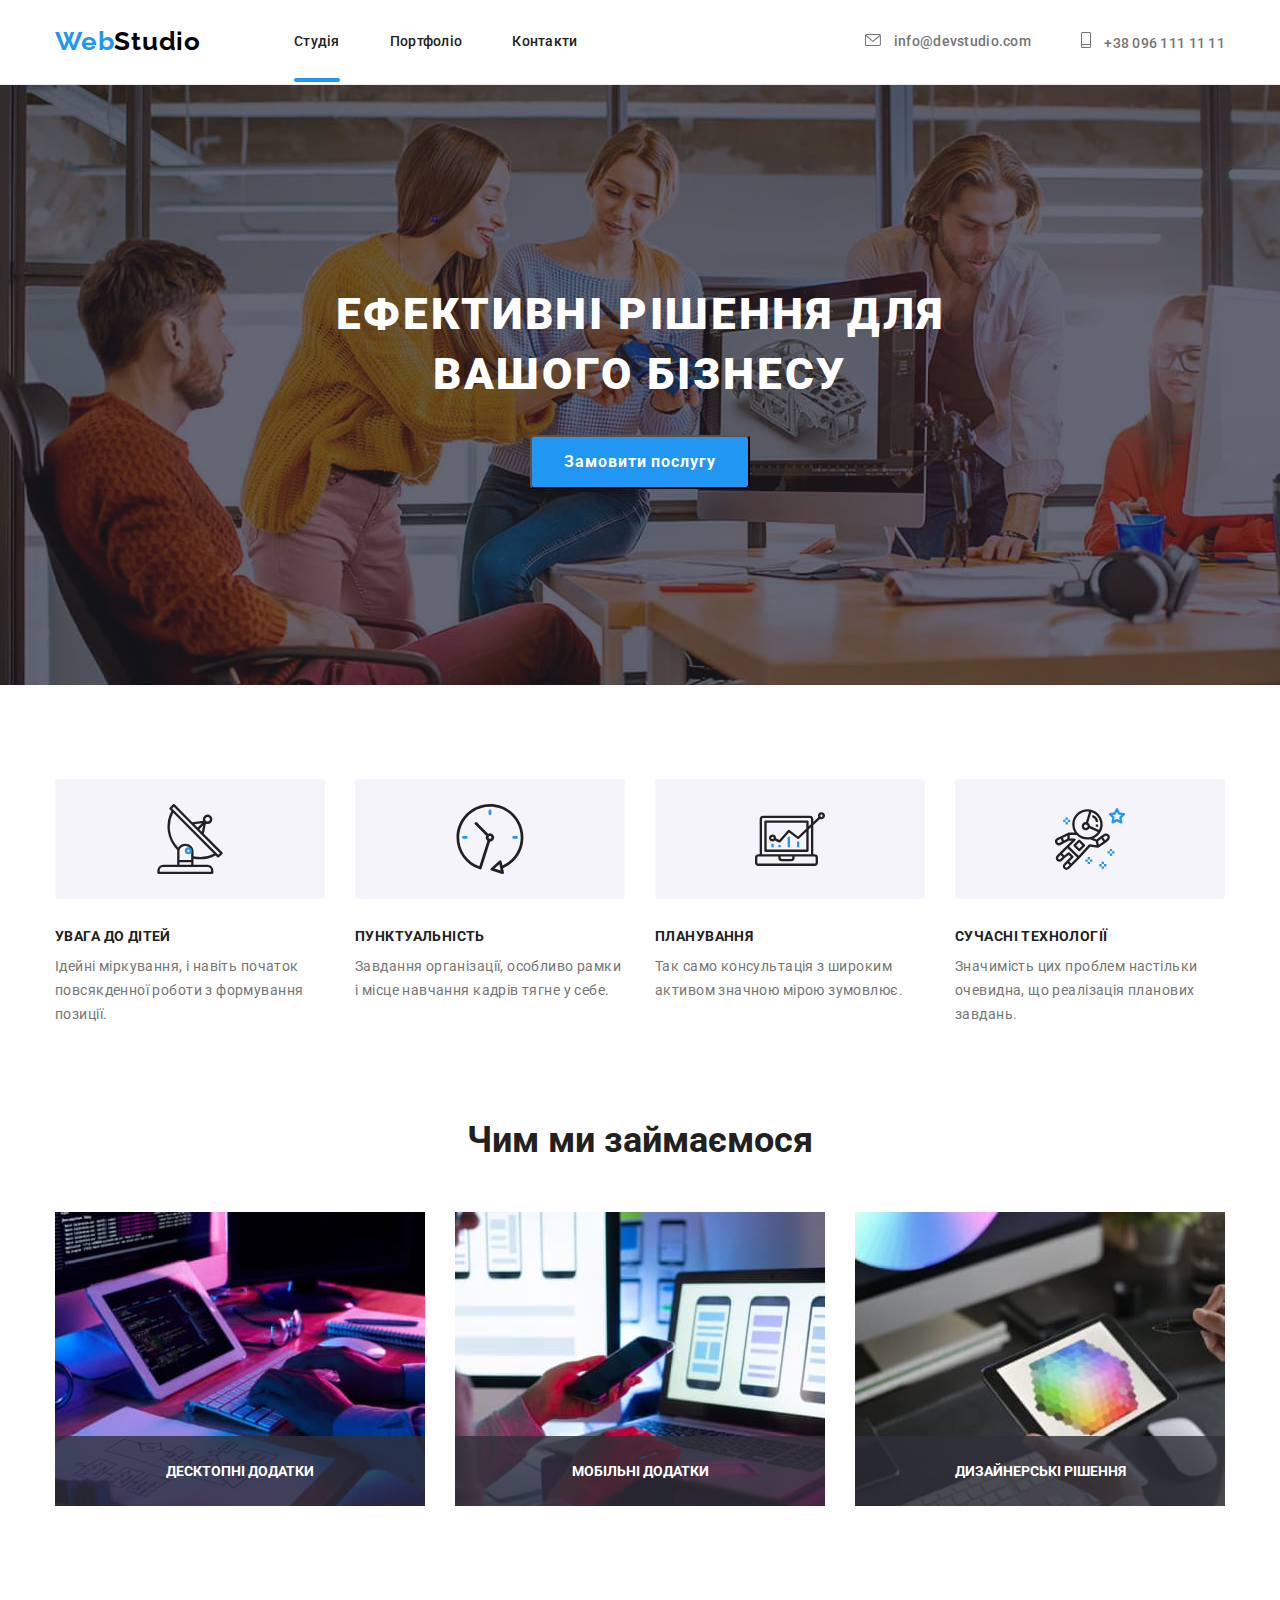
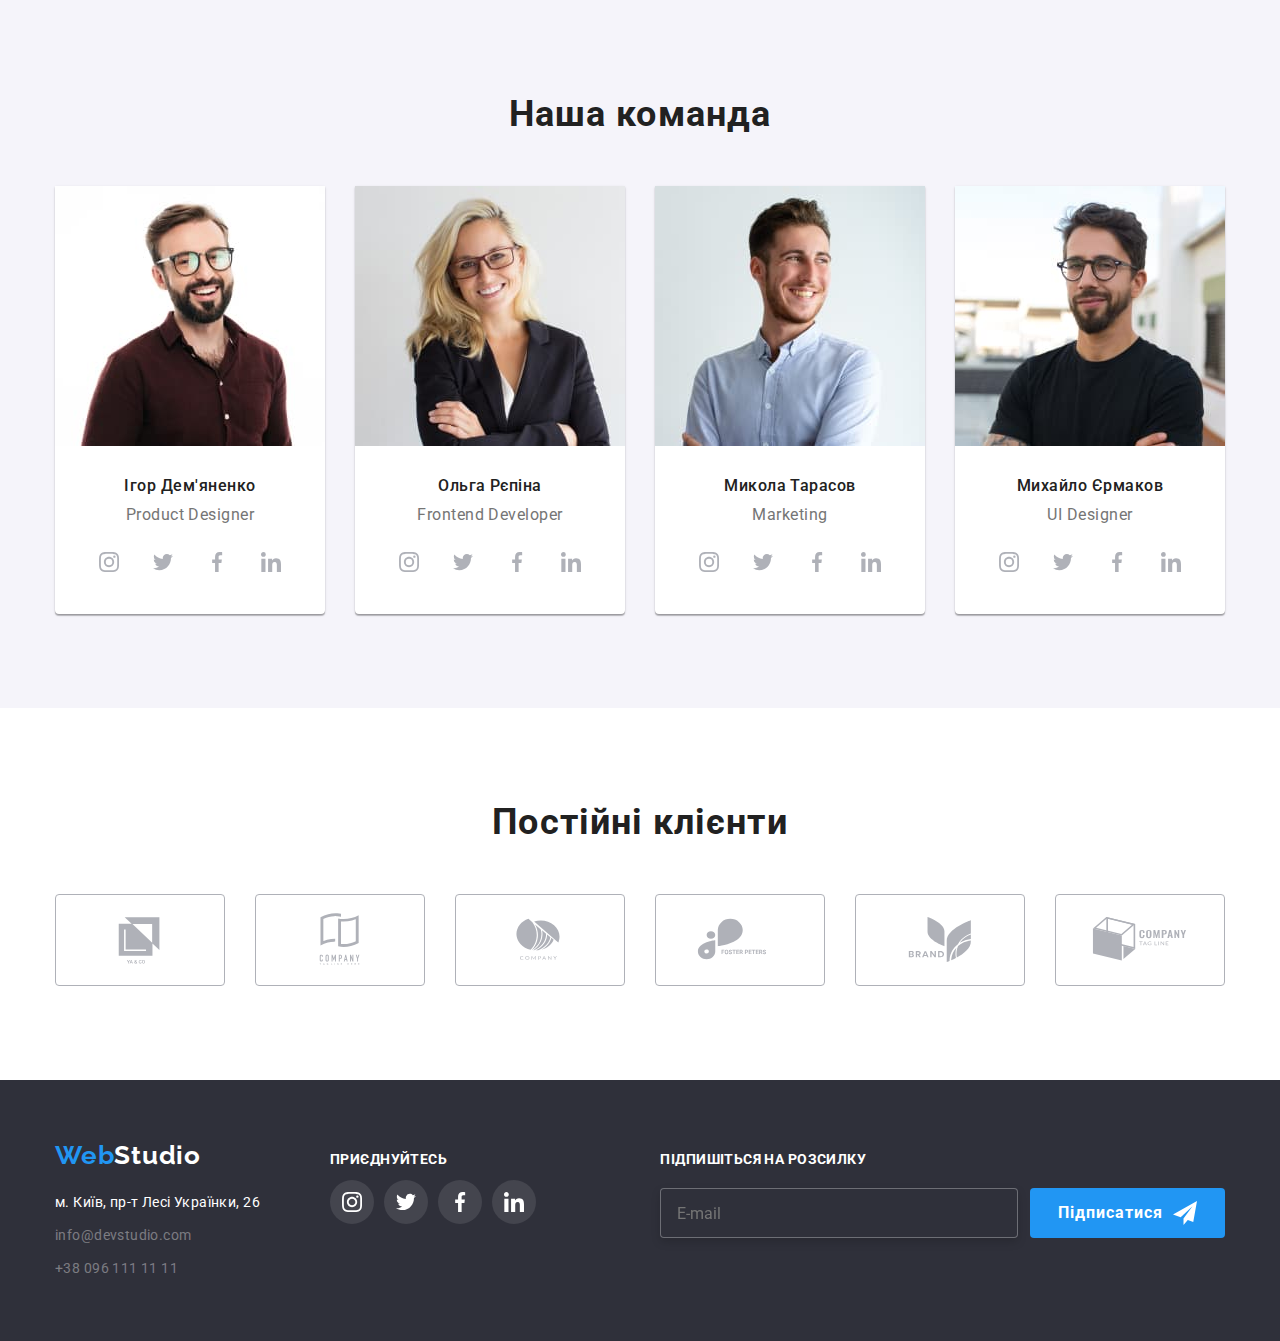
<file: index.html>
<!DOCTYPE html>
<html lang="uk">
  <head>
    <meta charset="UTF-8" />
    <meta http-equiv="X-UA-Compatible" content="IE=edge" />
    <meta name="viewport" content="width=device-width, initial-scale=1.0" />
    <title>WebStudio</title>
    <link
      rel="stylesheet"
      href="https://cdnjs.cloudflare.com/ajax/libs/modern-normalize/1.1.0/modern-normalize.min.css"
    />
    <link rel="stylesheet" href="./css/style.css" />
    <link rel="preconnect" href="https://fonts.googleapis.com" />
    <link rel="preconnect" href="https://fonts.gstatic.com" crossorigin />
    <link
      href="https://fonts.googleapis.com/css2?family=Raleway:wght@700&family=Roboto:wght@400;500;700;900&display=swap"
      rel="stylesheet"
    />
  </head>

  <body>
    <header>
      <div class="container main-nav">
        <nav class="main-nav">
          <a href="./index.html" class="logo"><span class="logo-text">Web</span>Studio</a>
          <ul class="site-nav list">
            <li class="nav">
              <a href="#" class="link link-current">Студія</a>
            </li>
            <li class="nav">
              <a href="./portfolio.html" class="link">Портфоліо</a>
            </li>
            <li class="nav">
              <a href="#" class="link">Контакти</a>
            </li>
          </ul>
        </nav>
        <ul class="contacts list">
          <li class="contact">
            <a href="#" class="link-contacts">
              <svg class="contact-name" width="16" height="12">
                <use href="./images/icons.svg#icon-envelope"></use>
              </svg>
              info@devstudio.com
            </a>
          </li>
          <li class="contact">
            <a href="#" class="link-contacts"
              ><svg class="contact-name" width="10" height="16">
                <use href="./images/icons.svg#icon-smartphone"></use>
              </svg>
              +38 096 111 11 11</a
            >
          </li>
        </ul>
      </div>
    </header>
    <main>
      <section class="hero">
        <div class="container">
          <div class="hero-container">
            <h1 class="hero-title">Ефективні рішення для вашого бізнесу</h1>
            <button type="button" class="button" data-modal-open>Замовити послугу</button>
          </div>
        </div>
      </section>
      <section class="section benefits">
        <div class="container">
          <h2 class="visually-hidden">Наші переваги</h2>
          <ul class="section-features list">
            <li class="features">
              <div class="features-list">
                <svg class="features-icon" width="70" height="70">
                  <use href="./images/icons.svg#icon-antenna"></use>
                </svg>
              </div>
              <h3 class="features-title">Увага до дітей</h3>
              <p class="text">
                Ідейні міркування, і навіть початок повсякденної роботи з формування позиції.
              </p>
            </li>
            <li class="features">
              <div class="features-list">
                <svg class="features-icon" width="70" height="70">
                  <use href="./images/icons.svg#icon-clock"></use>
                </svg>
              </div>
              <h3 class="features-title">Пунктуальність</h3>
              <p class="text">
                Завдання організації, особливо рамки і місце навчання кадрів тягне у себе.
              </p>
            </li>
            <li class="features">
              <div class="features-list">
                <svg class="features-icon" width="70" height="70">
                  <use href="./images/icons.svg#icon-diagram"></use>
                </svg>
              </div>
              <h3 class="features-title">Планування</h3>
              <p class="text">Так само консультація з широким активом значною мірою зумовлює.</p>
            </li>
            <li class="features">
              <div class="features-list">
                <svg class="features-icon" width="70" height="70">
                  <use href="./images/icons.svg#icon-astronaut"></use>
                </svg>
              </div>
              <h3 class="features-title">Сучасні технології</h3>
              <p class="text">
                Значимість цих проблем настільки очевидна, що реалізація планових завдань.
              </p>
            </li>
          </ul>
        </div>
      </section>
      <section class="section">
        <div class="container">
          <h2 class="section-work">Чим ми займаємося</h2>
          <ul class="work list">
            <li class="work-img">
              <div class="activity">
                <img
                  src="./images/img1.jpg"
                  alt="Людина пише код на планшеті з клавіатури"
                  width="370"
                />
                <p class="activity-title">Десктопні додатки</p>
              </div>
            </li>
            <li class="work-img">
              <div class="activity">
                <img
                  src="./images/img2.jpg"
                  alt="Людина розробляє макет телефона на комп'ютері"
                  width="370"
                />
                <p class="activity-title">Мобільні додатки</p>
              </div>
            </li>
            <li class="work-img">
              <div class="activity">
                <img src="./images/img3.jpg" alt="Людина працює на планшеті" width="370" />
                <p class="activity-title">Дизайнерські рішення</p>
              </div>
            </li>
          </ul>
        </div>
      </section>
      <section class="section section-team">
        <div class="container">
          <h2 class="team">Наша команда</h2>
          <ul class="items-team list">
            <li class="team-image">
              <img
                src="./images/img4.jpg"
                alt="Чоловік в коричневій сорочці посміхається"
                width="270"
              />
              <div class="card">
                <h3 class="title">Ігор Дем'яненко</h3>
                <p class="subtitle">Product Designer</p>
                <ul class="social-list list">
                  <li class="social-item">
                    <a href="" class="social-link">
                      <svg class="social-icon" width="20" height="20">
                        <use href="./images/icons.svg#icon-instagram"></use>
                      </svg>
                    </a>
                  </li>
                  <li class="social-item">
                    <a href="" class="social-link">
                      <svg class="social-icon" width="20" height="20">
                        <use href="./images/icons.svg#icon-twitter"></use>
                      </svg>
                    </a>
                  </li>
                  <li class="social-item">
                    <a href="" class="social-link">
                      <svg class="social-icon" width="20" height="20">
                        <use href="./images/icons.svg#icon-facebook"></use>
                      </svg>
                    </a>
                  </li>
                  <li class="social-item">
                    <a href="" class="social-link">
                      <svg class="social-icon" width="20" height="20">
                        <use href="./images/icons.svg#icon-linkedin"></use>
                      </svg>
                    </a>
                  </li>
                </ul>
              </div>
            </li>
            <li class="team-image">
              <img src="./images/img5.jpg" alt="Дівчина блондинка посміхається" width="270" />
              <div class="card">
                <h3 class="title">Ольга Рєпіна</h3>
                <p class="subtitle">Frontend Developer</p>
                <ul class="social-list list">
                  <li class="social-item">
                    <a href="" class="social-link">
                      <svg class="social-icon" width="20" height="20">
                        <use href="./images/icons.svg#icon-instagram"></use>
                      </svg>
                    </a>
                  </li>
                  <li class="social-item">
                    <a href="" class="social-link">
                      <svg class="social-icon" width="20" height="20">
                        <use href="./images/icons.svg#icon-twitter"></use>
                      </svg>
                    </a>
                  </li>
                  <li class="social-item">
                    <a href="" class="social-link">
                      <svg class="social-icon" width="20" height="20">
                        <use href="./images/icons.svg#icon-facebook"></use>
                      </svg>
                    </a>
                  </li>
                  <li class="social-item">
                    <a href="" class="social-link">
                      <svg class="social-icon" width="20" height="20">
                        <use href="./images/icons.svg#icon-linkedin"></use>
                      </svg>
                    </a>
                  </li>
                </ul>
              </div>
            </li>
            <li class="team-image">
              <img src="./images/img6.jpg" alt="Чоловік в білій сорочці посміхається" width="270" />
              <div class="card">
                <h3 class="title">Микола Тарасов</h3>
                <p class="subtitle">Marketing</p>
                <ul class="social-list list">
                  <li class="social-item">
                    <a href="" class="social-link">
                      <svg class="social-icon" width="20" height="20">
                        <use href="./images/icons.svg#icon-instagram"></use>
                      </svg>
                    </a>
                  </li>
                  <li class="social-item">
                    <a href="" class="social-link">
                      <svg class="social-icon" width="20" height="20">
                        <use href="./images/icons.svg#icon-twitter"></use>
                      </svg>
                    </a>
                  </li>
                  <li class="social-item">
                    <a href="" class="social-link">
                      <svg class="social-icon" width="20" height="20">
                        <use href="./images/icons.svg#icon-facebook"></use>
                      </svg>
                    </a>
                  </li>
                  <li class="social-item">
                    <a href="" class="social-link">
                      <svg class="social-icon" width="20" height="20">
                        <use href="./images/icons.svg#icon-linkedin"></use>
                      </svg>
                    </a>
                  </li>
                </ul>
              </div>
            </li>
            <li class="team-image">
              <img
                src="./images/img7.jpg"
                alt="Чоловік в чорній сорочці склав руки перед собою "
                width="270"
              />
              <div class="card">
                <h3 class="title">Михайло Єрмаков</h3>
                <p class="subtitle">UI Designer</p>
                <ul class="social-list list">
                  <li class="social-item">
                    <a href="" class="social-link">
                      <svg class="social-icon" width="20" height="20">
                        <use href="./images/icons.svg#icon-instagram"></use>
                      </svg>
                    </a>
                  </li>
                  <li class="social-item">
                    <a href="" class="social-link">
                      <svg class="social-icon" width="20" height="20">
                        <use href="./images/icons.svg#icon-twitter"></use>
                      </svg>
                    </a>
                  </li>
                  <li class="social-item">
                    <a href="" class="social-link">
                      <svg class="social-icon" width="20" height="20">
                        <use href="./images/icons.svg#icon-facebook"></use>
                      </svg>
                    </a>
                  </li>
                  <li class="social-item">
                    <a href="" class="social-link">
                      <svg class="social-icon" width="20" height="20">
                        <use href="./images/icons.svg#icon-linkedin"></use>
                      </svg>
                    </a>
                  </li>
                </ul>
              </div>
            </li>
          </ul>
        </div>
      </section>
      <section class="section clients-container">
        <div class="container">
          <h2 class="clients">Постійні клієнти</h2>
          <ul class="clients-list list">
            <li class="clients-item">
              <a href="" class="clients-link">
                <svg class="clients-icon" width="106" height="60">
                  <use href="./images/icons.svg#icon-Logo"></use>
                </svg>
              </a>
            </li>
            <li class="clients-item">
              <a href="" class="clients-link">
                <svg class="clients-icon" width="106" height="60">
                  <use href="./images/icons.svg#icon-Logo1"></use>
                </svg>
              </a>
            </li>
            <li class="clients-item">
              <a href="" class="clients-link">
                <svg class="clients-icon" width="106" height="60">
                  <use href="./images/icons.svg#icon-Logo2"></use>
                </svg>
              </a>
            </li>
            <li class="clients-item">
              <a href="" class="clients-link">
                <svg class="clients-icon" width="106" height="60">
                  <use href="./images/icons.svg#icon-Logo3"></use>
                </svg>
              </a>
            </li>
            <li class="clients-item">
              <a href="" class="clients-link">
                <svg class="clients-icon" width="106" height="60">
                  <use href="./images/icons.svg#icon-Logo4"></use>
                </svg>
              </a>
            </li>
            <li class="clients-item">
              <a href="" class="clients-link"
                ><svg class="clients-icon" width="106" height="60">
                  <use href="./images/icons.svg#icon-Logo5"></use>
                </svg>
              </a>
            </li>
          </ul>
        </div>
      </section>
    </main>
    <footer class="footer">
      <div class="container">
        <div class="footer-container">
          <div class="container-adress">
            <a href="./index.html" class="logo-footer"><span class="logo-web">Web</span>Studio</a>
            <address>
              <ul class="link-items list">
                <li class="link-adress">
                  <a
                    href="https://goo.gl/maps/CPtrU1FHBa2aNyZL9"
                    target="_blank"
                    rel="noopener noreferrer nofollow"
                    class="link-adress"
                    >м. Київ, пр-т Лесі Українки, 26</a
                  >
                </li>
                <li class="link-name">
                  <a href="#" class="link-item">info@devstudio.com</a>
                </li>
                <li class="link-name">
                  <a href="#" class="link-item">+38 096 111 11 11</a>
                </li>
              </ul>
            </address>
          </div>
          <div class="social-footer">
            <h3 class="footer-title">Приєднуйтесь</h3>
            <ul class="social-footer-list list">
              <li class="social-footer-item">
                <a href="" class="social-footer-link">
                  <svg class="social-footer-icon" width="20" height="20">
                    <use href="./images/icons.svg#icon-instagram2"></use>
                  </svg>
                </a>
              </li>
              <li class="social-footer-item">
                <a href="" class="social-footer-link">
                  <svg class="social-footer-icon" width="20" height="20">
                    <use href="./images/icons.svg#icon-twitter2"></use>
                  </svg>
                </a>
              </li>
              <li class="social-footer-item">
                <a href="" class="social-footer-link">
                  <svg class="social-footer-icon" width="20" height="20">
                    <use href="./images/icons.svg#icon-facebook2"></use>
                  </svg>
                </a>
              </li>
              <li class="social-footer-item">
                <a href="" class="social-footer-link">
                  <svg class="social-footer-icon" width="20" height="20">
                    <use href="./images/icons.svg#icon-linkedin2"></use>
                  </svg>
                </a>
              </li>
            </ul>
          </div>
          <div class="form-box">
            <p class="footer-form-title">Підпишіться на розсилку</p>
            <form class="footer-form" name="footer-form">
              <input
                class="footer-input"
                id="email-name"
                type="email"
                name="email-name"
                placeholder="E-mail"
              />
              <button type="submit" class="footer-button">
                Підписатися
                <svg class="icon-send" width="24px" height="24px">
                  <use href="./images/icons.svg#icon-telegram3"></use>
                </svg>
              </button>
            </form>
          </div>
        </div>
      </div>
    </footer>

    <div class="backdrop is-hidden" data-modal>
      <div class="modal">
        <button class="modal-close-button" type="button" data-modal-close>
          <svg width="18px" height="18px" class="icon-close">
            <use href="./images/icons.svg#icon-close"></use>
          </svg>
        </button>
        <div class="container-form">
          <h2 class="form-title">Залиште свої дані, ми вам передзвонимо</h2>
          <form name="contact-form">
            <label class="form-label" for="person-name">Ім'я</label>
            <div class="form-control">
              <input class="form-input" id="person-name" type="text" name="person-name" />
              <svg class="form-icon" width="16px" height="16px">
                <use href="./images/icons.svg#icon-person"></use>
              </svg>
            </div>
            <label class="form-label" for="phone-name">Телефон</label>
            <div class="form-control">
              <input class="form-input" id="phone-name" type="tel" name="phone-name" />
              <svg class="form-icon" width="16px" height="16px">
                <use href="./images/icons.svg#icon-phone"></use>
              </svg>
            </div>
            <label class="form-label" for="mail-name">Пошта</label>
            <div class="form-control">
              <input class="form-input" id="mail-name" type="email" name="mail-name" />
              <svg class="form-icon" width="16px" height="16px">
                <use href="./images/icons.svg#icon-mail"></use>
              </svg>
            </div>
            <label class="form-label" for="person-comment">Коментар</label>
            <textarea
              class="form-textarea"
              name="person-comment"
              id="person-comment"
              placeholder="Введіть текст"
            ></textarea>
            <div class="checkbox-container">
              <label class="checkbox-label" for="terms-checkbox">
                <input
                  class="checkbox-input"
                  id="terms-checkbox"
                  type="checkbox"
                  name="terms-checkbox"
                />
                <span class="checkbox-border">
                  <svg class="check-icon">
                    <use href="./images/icons.svg#icon-check"></use>
                  </svg>
                </span>
                Погоджуюся з розсилкою та приймаю
                <a href="#">Умови договору</a>
              </label>
            </div>
            <div class="checkbox-button">
              <button type="submit" class="check-button">Відправити</button>
            </div>
          </form>
        </div>
      </div>
    </div>

    <script src="./js/modal.js"></script>
  </body>
</html>
</file>
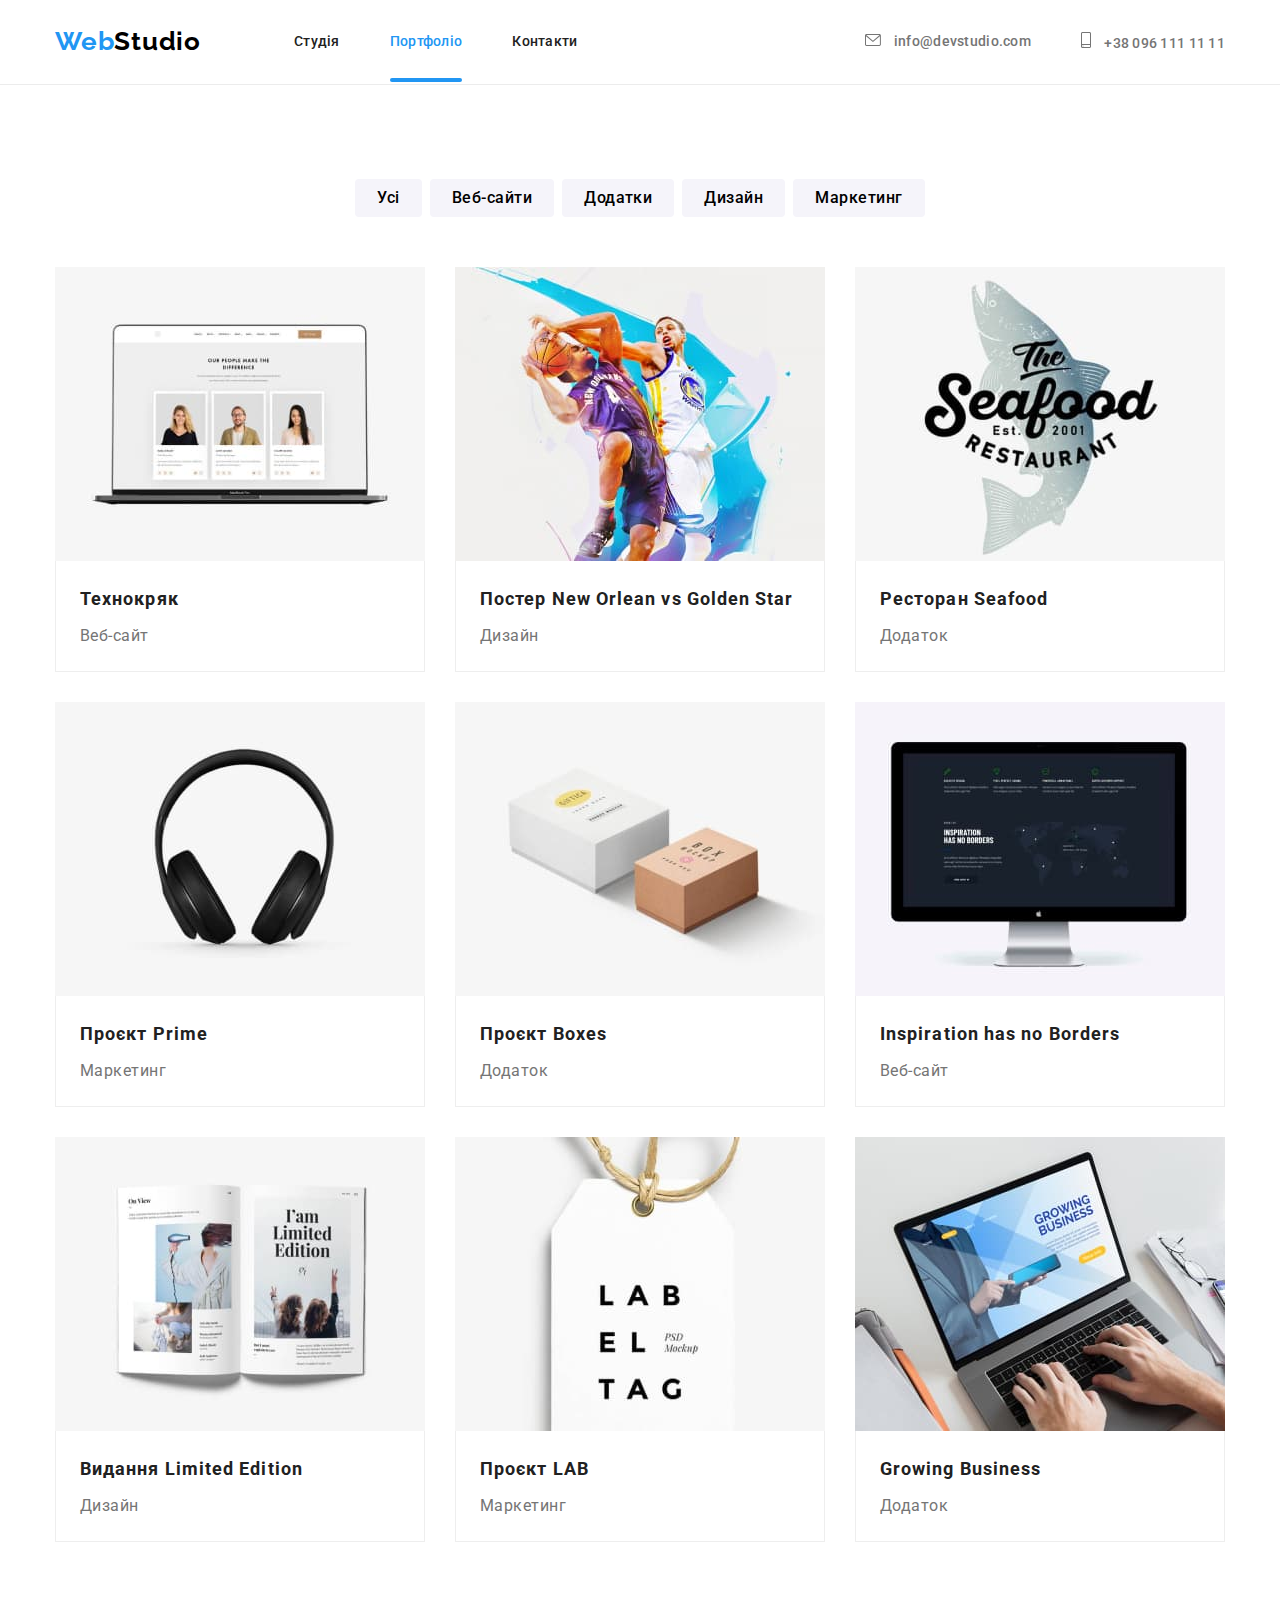
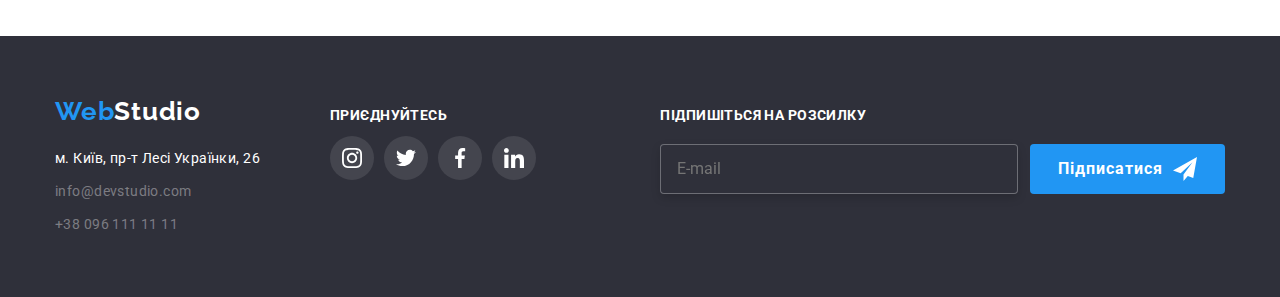
<file: portfolio.html>
<!DOCTYPE html>
<html lang="uk">
  <head>
    <meta charset="UTF-8" />
    <meta http-equiv="X-UA-Compatible" content="IE=edge" />
    <meta name="viewport" content="width=device-width, initial-scale=1.0" />
    <title>WebStudio</title>
    <link
      rel="stylesheet"
      href="https://cdnjs.cloudflare.com/ajax/libs/modern-normalize/1.1.0/modern-normalize.min.css"
    />
    <link rel="stylesheet" href="./css/style.css" />
    <link rel="preconnect" href="https://fonts.googleapis.com" />
    <link rel="preconnect" href="https://fonts.gstatic.com" crossorigin />
    <link
      href="https://fonts.googleapis.com/css2?family=Raleway:wght@700&family=Roboto:wght@400;500;700;900&display=swap"
      rel="stylesheet"
    />
  </head>

  <body>
    <header>
      <div class="container main-nav">
        <nav class="main-nav">
          <a href="./index.html" class="logo"><span class="logo-text">Web</span>Studio</a>
          <ul class="site-nav list">
            <li class="nav">
              <a href="./index.html" class="link">Студія</a>
            </li>
            <li class="nav">
              <a href="./index.html" class="link current link-current">Портфоліо</a>
            </li>
            <li class="nav">
              <a href="./index.html" class="link">Контакти</a>
            </li>
          </ul>
        </nav>
        <ul class="contacts list">
          <li class="contact">
            <a href="#" class="link-contacts">
              <svg class="contact-name" width="16" height="12">
                <use href="./images/icons.svg#icon-envelope"></use>
              </svg>
              info@devstudio.com</a
            >
          </li>
          <li class="contact">
            <a href="#" class="link-contacts">
              <svg class="contact-name" width="10" height="16">
                <use href="./images/icons.svg#icon-smartphone"></use>
              </svg>
              +38 096 111 11 11</a
            >
          </li>
        </ul>
      </div>
    </header>
    <main>
      <section class="section">
        <h1 class="visually-hidden">Портфоліо</h1>
        <div class="container">
          <ul class="filter list">
            <li class="filter-item"><button type="button" class="filter-button">Усі</button></li>
            <li class="filter-item">
              <button type="button" class="filter-button">Веб-сайти</button>
            </li>
            <li class="filter-item">
              <button type="button" class="filter-button">Додатки</button>
            </li>
            <li class="filter-item"><button type="button" class="filter-button">Дизайн</button></li>
            <li class="filter-item">
              <button type="button" class="filter-button">Маркетинг</button>
            </li>
          </ul>
          <h2 class="visually-hidden">Роботи</h2>

          <ul class="products list">
            <li class="product-image">
              <a href="" class="products-link">
                <div class="products-box">
                  <div class="product-thumb">
                    <img
                      src="./images/imgp1.jpg"
                      alt="Ноут на екрані якого 3 анкети з фото"
                      width="370"
                    />
                    <div class="products-description">
                      <p>
                        Ресурс пропонує комплексні пропозиції з різним рівнем функціоналу та
                        сервісів. все це дозволить відвідувачу отримати вичерпні відомості про
                        компанію чи приватну особу.
                      </p>
                    </div>
                  </div>
                  <div class="box">
                    <h3 class="product-title">Технокряк</h3>
                    <p class="product">Веб-сайт</p>
                  </div>
                </div>
              </a>
            </li>
            <li class="product-image">
              <a href="" class="products-link">
                <div class="products-box">
                  <div class="product-thumb">
                    <img src="./images/imgp2.jpg" alt="Чоловіки грають в баскетбол" width="370" />
                    <div class="products-description">
                      <p>
                        Ресурс пропонує комплексні пропозиції з різним рівнем функціоналу та
                        сервісів. все це дозволить відвідувачу отримати вичерпні відомості про
                        компанію чи приватну особу.
                      </p>
                    </div>
                  </div>
                  <div class="box">
                    <h3 class="product-title">Постер New Orlean vs Golden Star</h3>
                    <p class="product">Дизайн</p>
                  </div>
                </div>
              </a>
            </li>
            <li class="product-image">
              <a href="" class="products-link">
                <div class="products-box">
                  <div class="product-thumb">
                    <img src="./images/imgp3.jpg" alt="Картинка з рибою" width="370" />
                    <div class="products-description">
                      <p>
                        Ресурс пропонує комплексні пропозиції з різним рівнем функціоналу та
                        сервісів. все це дозволить відвідувачу отримати вичерпні відомості про
                        компанію чи приватну особу.
                      </p>
                    </div>
                  </div>
                  <div class="box">
                    <h3 class="product-title">Ресторан Seafood</h3>
                    <p class="product">Додаток</p>
                  </div>
                </div>
              </a>
            </li>
            <li class="product-image">
              <a href="" class="products-link">
                <div class="products-box">
                  <div class="product-thumb">
                    <img src="./images/imgp4.jpg" alt="Наушники" width="370" />
                    <div class="products-description">
                      <p>
                        Ресурс пропонує комплексні пропозиції з різним рівнем функціоналу та
                        сервісів. все це дозволить відвідувачу отримати вичерпні відомості про
                        компанію чи приватну особу.
                      </p>
                    </div>
                  </div>
                  <div class="box">
                    <h3 class="product-title">Проєкт Prime</h3>
                    <p class="product">Маркетинг</p>
                  </div>
                </div>
              </a>
            </li>
            <li class="product-image">
              <a href="" class="products-link">
                <div class="products-box">
                  <div class="product-thumb">
                    <img src="./images/imgp5.jpg" alt="Дві коробки різного кольору" width="370" />
                    <div class="products-description">
                      <p>
                        Ресурс пропонує комплексні пропозиції з різним рівнем функціоналу та
                        сервісів. все це дозволить відвідувачу отримати вичерпні відомості про
                        компанію чи приватну особу.
                      </p>
                    </div>
                  </div>
                  <div class="box">
                    <h3 class="product-title">Проєкт Boxes</h3>
                    <p class="product">Додаток</p>
                  </div>
                </div>
              </a>
            </li>
            <li class="product-image">
              <a href="" class="products-link">
                <div class="products-box">
                  <div class="product-thumb">
                    <img
                      src="./images/imgp6.jpg"
                      alt="Монітор з зображенням карти світу"
                      width="370"
                    />
                    <div class="products-description">
                      <p>
                        Ресурс пропонує комплексні пропозиції з різним рівнем функціоналу та
                        сервісів. все це дозволить відвідувачу отримати вичерпні відомості про
                        компанію чи приватну особу.
                      </p>
                    </div>
                  </div>
                  <div class="box">
                    <h3 class="product-title">Inspiration has no Borders</h3>
                    <p class="product">Веб-сайт</p>
                  </div>
                </div>
              </a>
            </li>
            <li class="product-image">
              <a href="" class="products-link">
                <div class="products-box">
                  <div class="product-thumb">
                    <img src="./images/imgp7.jpg" alt="Відкрита книга з картинками" width="370" />
                    <div class="products-description">
                      <p>
                        Ресурс пропонує комплексні пропозиції з різним рівнем функціоналу та
                        сервісів. все це дозволить відвідувачу отримати вичерпні відомості про
                        компанію чи приватну особу.
                      </p>
                    </div>
                  </div>
                  <div class="box">
                    <h3 class="product-title">Видання Limited Edition</h3>
                    <p class="product">Дизайн</p>
                  </div>
                </div>
              </a>
            </li>
            <li class="product-image">
              <a href="" class="products-link">
                <div class="products-box">
                  <div class="product-thumb">
                    <img src="./images/imgp8.jpg" alt="Бейжик з написом та стрічкою" width="370" />
                    <div class="products-description">
                      <p>
                        Ресурс пропонує комплексні пропозиції з різним рівнем функціоналу та
                        сервісів. все це дозволить відвідувачу отримати вичерпні відомості про
                        компанію чи приватну особу.
                      </p>
                    </div>
                  </div>
                  <div class="box">
                    <h3 class="product-title">Проєкт LAB</h3>
                    <p class="product">Маркетинг</p>
                  </div>
                </div>
              </a>
            </li>
            <li class="product-image">
              <a href="" class="products-link">
                <div class="products-box">
                  <div class="product-thumb">
                    <img src="./images/imgp9.jpg" alt="Чоловік друкує на ноутбуці" width="370" />
                    <div class="products-description">
                      <p>
                        Ресурс пропонує комплексні пропозиції з різним рівнем функціоналу та
                        сервісів. все це дозволить відвідувачу отримати вичерпні відомості про
                        компанію чи приватну особу.
                      </p>
                    </div>
                  </div>
                  <div class="box">
                    <h3 class="product-title">Growing Business</h3>
                    <p class="product">Додаток</p>
                  </div>
                </div>
              </a>
            </li>
          </ul>
        </div>
      </section>
    </main>
    <footer class="footer">
      <div class="container">
        <div class="footer-container">
          <div class="container-adress">
            <a href="./index.html" class="logo-footer"><span class="logo-web">Web</span>Studio</a>
            <address>
              <ul class="link-items list">
                <li class="link-adress">
                  <a
                    href="https://goo.gl/maps/CPtrU1FHBa2aNyZL9"
                    target="_blank"
                    rel="noopener noreferrer nofollow"
                    class="link-adress"
                    >м. Київ, пр-т Лесі Українки, 26</a
                  >
                </li>
                <li class="link-name">
                  <a href="#" class="link-item">info@devstudio.com</a>
                </li>
                <li class="link-name">
                  <a href="#" class="link-item">+38 096 111 11 11</a>
                </li>
              </ul>
            </address>
          </div>
          <div class="social-footer">
            <h3 class="footer-title">Приєднуйтесь</h3>
            <ul class="social-footer-list list">
              <li class="social-footer-item">
                <a href="" class="social-footer-link">
                  <svg class="social-footer-icon" width="20" height="20">
                    <use href="./images/icons.svg#icon-instagram2"></use>
                  </svg>
                </a>
              </li>
              <li class="social-footer-item">
                <a href="" class="social-footer-link">
                  <svg class="social-footer-icon" width="20" height="20">
                    <use href="./images/icons.svg#icon-twitter2"></use>
                  </svg>
                </a>
              </li>
              <li class="social-footer-item">
                <a href="" class="social-footer-link">
                  <svg class="social-footer-icon" width="20" height="20">
                    <use href="./images/icons.svg#icon-facebook2"></use>
                  </svg>
                </a>
              </li>
              <li class="social-footer-item">
                <a href="" class="social-footer-link">
                  <svg class="social-footer-icon" width="20" height="20">
                    <use href="./images/icons.svg#icon-linkedin2"></use>
                  </svg>
                </a>
              </li>
            </ul>
          </div>
          <div class="form-box">
            <p class="footer-form-title">Підпишіться на розсилку</p>
            <form class="footer-form" name="footer-form">
              <input
                class="footer-input"
                id="email-name"
                type="email"
                name="email-name"
                placeholder="E-mail"
              />
              <button type="button" class="footer-button">
                Підписатися
                <svg class="icon-send" width="24px" height="24px">
                  <use href="./images/icons.svg#icon-telegram3"></use>
                </svg>
              </button>
            </form>
          </div>
        </div>
      </div>
    </footer>
  </body>
</html>
</file>
<file: css/style.css>
body {
    background-color: var(--primary-white-color);
    color: var(--primary-text-color);
    font-family: "Roboto", "Raleway", "Oleo Script", sans-serif; 
}

h1,
h2,
h3,
h4,
h5,
h6,
p,
ul {
    padding: 0;
    margin: 0;
}

img {
    display: block;
    max-width: 100%;
    height: auto;
}

.list{
    list-style: none;  
}

/* колір основного тексту #212121 */

/* вторичний колір тексту #757575 */

/* колір тексту логотипу #FFFFFF */

/* чорний логотип хедер #000000 */

/* колір тексту #FFFFFF 60%  */

/* акцент #2196F3 */

/* вторичний колір фона  #F5F4FA */

/* колір фону героя та футера #2F303A */

/* колір фона хедера #ECECEC */

:root {
    --primary-text-color: #212121;
    --secondary-text-color: #000;
    --title-text-color: #757575;
    --footer-text-color:#FFFFFF60;
    --accent-color: #2196F3;
    --primary-white-color: #FFF;
    --secondary-fon-color: #F5F4FA;
    --section-fon-color: #2F303A;
    --button-hover-color: #2196F350;
    }

.container {
    width: 1200px;
    padding-left: 15px;
    padding-right: 15px;
    margin-left: auto;
    margin-right: auto;
}

.section {
    padding: 94px 0;
}

header {
    border-bottom: 1px solid #ECECEC;
}

.main-nav {
    display: flex;
    align-items: center;
    justify-content: center;
}

.logo {
    color: var(--secondary-text-color);
    font-family: 'Raleway';
    font-weight: 700;
    font-size: 26px;
    line-height: 1.19;
    text-decoration: none;
    letter-spacing: 0.03em;
    padding: 24px 0px 25px 0px;
}

.logo-text {
    display: inline-block;
    color: var(--accent-color);
}

    
/* site-nav */
.link {
    position: relative;
    
    display: block;
    padding-top: 32px;
    padding-bottom: 32px;
    
    color:var(--primary-text-color);
    font-weight: 500;
    font-size: 14px;
    line-height: 1.14;
    text-decoration: none;
    letter-spacing: 0.02em;

    transition: color 250ms cubic-bezier(0.4, 0, 0.2, 1);
    }

.link-current::after {
    content: '';

    position: absolute;
    left: 0;
    bottom: 0;

    display: block;
    width: 100%;
    height: 4px;
    border-radius: 2px;
    background-color: var(--accent-color);
}

.site-nav .link:hover ,
.site-nav .link:focus {
    color: var(--accent-color);
}

.site-nav {
    display: flex;
    margin-left: 93px;
}

.site-nav .nav:not(:last-child) {
    margin-right: 50px;
}

.site-nav .link.current {
    color: var(--accent-color);

}

.contacts {
    display: flex;
    align-items: center;
    margin-left: auto;
}

.contacts .contact:not(:last-child) {
    margin-right: 50px;
}

.link-contacts {
    display: block;
    padding-top: 32px;
    padding-bottom: 32px;

    color: var(--title-text-color);
    font-weight: 500;
    font-size: 14px;
    line-height: 1.14;
    text-decoration: none;
    letter-spacing: 0.02em;

    transition: color 250ms cubic-bezier(0.4, 0, 0.2, 1);
}
.contact .link-contacts:hover,
.contact .link-contacts:focus {
    color: var(--accent-color);  
}

.contact-name {
    margin-right: 10px;
    fill: currentColor;
}

/* hero */
.hero {
    max-width: 1600px;
    height: 600px;
    margin-left: auto;
    margin-right: auto;
    background-color: var(--section-fon-color);
    text-align: center;
    
    background-image: linear-gradient(to right, rgba(47, 48, 58, 0.4), rgba(47, 48, 58, 0.4)), url(../images/imgfon1.jpg);
    background-repeat: no-repeat;
}

.hero-container {
    padding: 200px 0;
}

.hero-title{
    margin:0 auto 30px auto;
    max-width: 696px;

    color: var(--primary-white-color);
    font-weight: 900;
    font-size: 44px;
    line-height: 1.36;
    letter-spacing: 0.06em;
    text-transform: uppercase;
}
.button  {
    padding: 10px 32px; 
    border-radius: 4px;
    
    color: var(--primary-white-color);
    background-color: var(--accent-color);
    font-family: inherit;
    font-weight: 700;
    font-size: 16px;
    line-height: 1.875;
    letter-spacing: 0.06em;
    cursor: pointer;

    transition: background-color 250ms cubic-bezier(0.4, 0, 0.2, 1);
}

.button:hover,      
.button:focus {
    background-color: var(--button-hover-color);
}

/* section */
.visually-hidden {
    position: absolute;
    white-space: nowrap;
    width: 1px;
    height: 1px;
    overflow: hidden;
    border: 0;
    padding: 0;
    clip: rect(0 0 0 0);
    clip-path: inset(50%);
    margin: -1px;
}

/* features */
.features-title {
    margin-bottom: 10px;
    font-family: 'Roboto';
    font-weight: 700;
    font-size: 14px;
    line-height: 1.14;
    letter-spacing: 0.03em;
    text-transform: uppercase;
    }

.benefits {
    padding-bottom: 0;
}

.features {
    max-width: 270px;   
}

.section-features {
    display: flex;
    
    }

.section-features .features:not(:last-child) {
    margin-right: 30px;
}

.text {
    color: var(--title-text-color);
    font-size: 14px;
    line-height: 1.7;
    letter-spacing: 0.03em;
}

.features-list {
    display: flex;
    align-items: center;
    justify-content: center;
    width: 270px;
    height: 120px;
    background-color: var(--secondary-fon-color);
    border-radius: 4px;
    margin-bottom: 30px;
}

/* work */
.section-work {
    font-weight: 700;
    font-size: 36px;
    line-height: 1.166;
    text-align: center;
    margin-bottom: 50px;    
}

.work {
    display: flex;
}

.work .work-img:not(:last-child) {
    margin-right: 30px;
}

.activity {
    position: relative;
    display: flex;
    justify-content: center;
}

.activity::before {
    content: '';
    position: absolute;
    bottom: 0;
    width: 100%;
    height: 70px;
    background-color: rgba(47, 48, 58, 0.8);
}

.activity-title {
    position: absolute;
    bottom: 0;
    margin: 0;
    padding: 27px 0;

    font-weight: 700;
    font-size: 14px;
    line-height: 16px;
    text-align: center;
    
    text-transform: uppercase;

    color: var(--primary-white-color);
}

/* team */
.section-team {
    background-color: var(--secondary-fon-color);
    letter-spacing: 0.03em;
    text-align: center;
}

.team {
    font-weight: 700px;
    font-size: 36px;
    line-height: 1.166;
    letter-spacing: 0.03em;
    margin-bottom: 50px;
    
}

.items-team {
    display: flex;
    border: 1px;
}

.items-team  .team-image + .team-image {
    margin-left: 30px;
}

.card {
    padding: 30px;
}

.title {
    margin-bottom: 10px;

    font-weight: 500;
    font-size: 16px;
    line-height: 1.187;
    letter-spacing: 0.03em;
}

.subtitle {
    color: var(--title-text-color);
    font-size: 16px;
    line-height: 1.187;
    letter-spacing: 0.03em;
    margin-bottom: 16px;
}

.team-image {
    background-color: var(--primary-white-color);
    box-shadow: 0px 1px 3px rgba(0, 0, 0, 0.12), 0px 1px 1px rgba(0, 0, 0, 0.14), 0px 2px 1px rgba(0, 0, 0, 0.2);
    border-radius: 0px 0px 4px 4px;
}

.social-list {
    display: flex;
    justify-content: center;
    gap: 10px;
}

.social-item {
    width: 44px;
    height: 44px;
}

.social-link {
    width: 100%;
    height: 100%;
    display: flex;
    align-items: center;
    justify-content: center;
    border-radius: 50%;
    color: #AFB1B8;

    transition: background-color 250ms cubic-bezier(0.4, 0, 0.2, 1), color 250ms cubic-bezier(0.4, 0, 0.2, 1);
}

.social-icon {
    fill: currentColor;
}

.social-link:hover,
.social-link:focus {
    background-color: var(--accent-color);
    color: var(--primary-white-color);
}

/* clients */

.clients {
    font-weight: 700;
    font-size: 36px;
    line-height: 1.166;
    letter-spacing: 0.03em;
    margin-bottom: 50px;
    text-align: center;
}

.clients-list {
    display: flex;
    justify-content: space-between;
    gap: 30px;
}

.clients-item {
    width: 170px;
    height: 92px;
}

.clients-link {
    width: 100%;
    height: 100%;
    display: flex;
    align-items: center;
    justify-content: center;
    border-radius: 4px;
    color: #AFB1B8;
    border: 1px solid #AFB1B8;

    transition: color 250ms cubic-bezier(0.4, 0, 0.2, 1), border 250ms cubic-bezier(0.4, 0, 0.2, 1);
}

.clients-icon {
    fill: currentColor;
}

.clients-link:hover,
.clients-link:focus {
    color: var(--accent-color);
    border: 1px solid var(--accent-color);
}


/* footer */
.footer {
    background-color: var(--section-fon-color);
    margin: 0;
    padding: 60px 0px;
}

.logo-footer {
    color: var(--primary-white-color);
    font-family: 'Raleway';
    font-weight: 700;
    font-size: 26px;
    line-height: 1.192;
    text-decoration: none;
    letter-spacing: 0.03em;
}

.logo-web {
    margin-bottom: 20px;
    color: var(--accent-color);
    display: inline-block;
}

.link-adress {
    color: var(--primary-white-color);
    font-style: normal;
    font-size: 14px;
    line-height: 1.714;
    text-decoration: none;
    letter-spacing: 0.03em;
    margin-bottom: 9px;

    transition: color 250ms cubic-bezier(0.4, 0, 0.2, 1);
}

.link-items .link-name:not(:last-child) {
    margin-bottom: 9px;
}

.link-items .link-adress:hover,
.link-items .link-adress:focus {
    color: var(--accent-color);
}  

.link-item {
    color: var(--footer-text-color);
    font-style: normal;
    font-size: 14px;
    line-height: 1.714;
    text-decoration: none;
    letter-spacing: 0.03em;
    margin-bottom: 9px;

    transition: color 250ms cubic-bezier(0.4, 0, 0.2, 1);
}

.link-items .link-item:hover,
.link-items .link-item:focus {
    color: var(--accent-color);
}

.footer-container {
    display: flex;
    align-items: baseline;
} 

.container-adress {
    margin-right: 70px;
}

.social-footer {
    margin-right: auto;
}
.footer-title {
    font-weight: 700;
    font-size: 14px;
    line-height: 1.14px;
    letter-spacing: 0.03em;
    text-transform: uppercase;
    margin-bottom: 20px;

    color: var(--primary-white-color);
}
.social-footer-list {
    display: flex;
    align-items: center;
    justify-content: center; 
    gap: 10px;
    
}

.social-footer-item {
    width: 44px;
    height: 44px;
}

.social-footer-link {
    display: flex;
    align-items: center;
    justify-content: center;
    background-color: rgba(255, 255, 255, 0.1);
    width: 100%;
    height: 100%;
    border-radius: 50%;
    color: var(--primary-white-color);

    transition: background-color 250ms cubic-bezier(0.4, 0, 0.2, 1);
    
}

.social-footer-link:hover,
.social-footer-link:focus {
    background-color: var(--accent-color);
}
.social-footer-icon {
    fill: currentColor;
}

.form-box {
    
    } 

.footer-form-title {
    font-weight: 700;
    font-size: 14px;
    line-height: 1.14;
    letter-spacing: 0.03em;
    text-transform: uppercase;
    color: var(--primary-white-color);
    margin-bottom: 20px;
}


.footer-form {
    display: flex;
    gap: 12px;
}

.footer-input {
    width: 358px;
    height: 50px;
    padding: 15px 16px;
    border: 1px solid rgba(255, 255, 255, 0.3);
    filter: drop-shadow(0px 4px 4px rgba(0, 0, 0, 0.15));
    border-radius: 4px;
    background-color: var(--section-fon-color);
    color: rgba(255, 255, 255, 0.6);
    outline: none;

    transition: border-color 250ms cubic-bezier(0.4, 0, 0.2, 1);
}

.footer-input:hover,
.footer-input:focus {
    border-color: var(--accent-color);
}


.footer-button {
    display: flex;
    align-items: center;
    text-align: center;
    padding: 10px 28px;

    font-weight: 700;
    font-size: 16px;
    line-height: 30px;
    letter-spacing: 0.06em;
    border: 0;
    border-radius: 4px;

    color: var(--primary-white-color);
    background-color: var(--accent-color);
    fill: var(--primary-white-color);
    cursor: pointer;
        
    transition: box-shadow 250ms cubic-bezier(0.4, 0, 0.2, 1);
}


.footer-button:hover,
.footer-button:focus {
    box-shadow: 0px 4px 4px rgba(0, 0, 0, 0.15);
}

.icon-send {
    margin-left: 10px;
}

/* Modal */
.backdrop {
    position: fixed;
    top: 0;
    left: 0;
    width: 100%;
    height: 100%;
    background-color: rgba(0, 0, 0, 0.2);
    visibility: visible;
    opacity: 1;
    transition: opacity 250ms cubic-bezier(0.4, 0, 0.2, 1), visibility 250ms cubic-bezier(0.4, 0, 0.2, 1);
}

.is-hidden {
    opacity: 0;
    visibility: hidden;
    pointer-events: none;
}

.backdrop.is-hidden .modal {
    transform: translate(-50%, -50%) scale(0.9);
}

.modal {
    position: absolute;
    top: 50%;
    left: 50%;
    padding: 40px;

    min-width: 528px;
    min-height: 581px;
    border-radius: 4px;
    background-color: var(--primary-white-color);

    
    transform: translate(-50%, -50%) scale(1);
    transition: transform 250ms cubic-bezier(0.4, 0, 0.2, 1);
}

.modal-close-button {
    position: absolute;
    display: flex;
    top: 14px;
    right: 14px;
    width: 30px;
    height: 30px;
    padding: 6px;
    background-color: var(--primary-white-color);
    border: 1px solid rgba(0, 0, 0, 0.1); 
    border-radius: 50%;
    cursor: pointer;

    transition: fill 250ms cubic-bezier(0.4, 0, 0.2, 1);
}

.icon-close:hover {
    fill: var(--accent-color);
}

/* Form */
.form-title {
    font-weight: 700;
    font-size: 20px;
    line-height: 1.15;
    text-align: center;
    letter-spacing: 0.03em;
    
    margin-bottom: 12px;
}

.form-label {
    display: block;
    margin-bottom: 4px;
    font-size: 12px;
    line-height: 1.166;
    letter-spacing: 0.01em;
    color: var(--title-text-color);
}

.form-control {
    position: relative;
    margin-bottom: 10px;
}

.form-input {
    width: 100%;
    padding: 12px 11px 11px 36px;
    border: 1px solid rgba(33, 33, 33, 0.2);
    border-radius: 4px;
    font-size: 12px;
    line-height: 1.166;
    letter-spacing: 0.01em;
    outline: none;
    
    color: var(--title-text-color);

    transition: border-color 250ms cubic-bezier(0.4, 0, 0.2, 1);

}

.form-input:hover, 
.form-input:focus {
    border-color: var(--accent-color);
}

.form-input:hover + .form-icon {
    fill: var(--accent-color);
}

.form-input:focus + .form-icon {
    fill: var(--accent-color);
}

.form-icon {
    position: absolute;
    left: 12px;
    top: 50%;
    transform: translateY(-50%);
    fill: var(--primary-text-color);
}

/* Textarea */
.form-textarea {
    width: 100%;
    height: 120px;
    padding: 16px 12px 12px 16px;
    border: 1px solid rgba(33, 33, 33, 0.2);
    border-radius: 4px;
    margin-bottom: 20px;
    outline: none;
    resize: none;

    font-size: 12px;
    line-height: 1.166px;
    letter-spacing: 0.01em;
    color: rgba(117, 117, 117, 0.5);
    
    transition: border-color 250ms cubic-bezier(0.4, 0, 0.2, 1);
    }

.form-textarea input::placeholder {
    font-size: 12px;
    line-height: 1.16;
    letter-spacing: 0.01em;
    
    color: rgba(117, 117, 117, 0.5);
}

.form-textarea:hover,
.form-textarea:focus {
    border-color: var(--accent-color);
}

/* Checkbox */
.checkbox-container {
    display: flex;
    margin-bottom: 30px;
}

.checkbox-input {
    appearance: none;
}

.checkbox-label {
    display: flex;
    gap: 8px;
    align-items: center;
    font-size: 14px;
    line-height: 1.7;
    letter-spacing: 0.03em;
    color: var(--title-text-color);
}

.checkbox-input:checked +.checkbox-border {
    border: none;
    background-color: var(--accent-color);
}

.checkbox-border {
    width: 16px;
    height: 15px;
    border: 2px solid var(--primary-text-color);
    display: flex;
    border-radius: 3px;
    align-items: center;
    justify-content: center;
    fill: transparent;
}

.check-icon {
    width: 11px;
    height: 8px;
}


/* button-form */
.checkbox-button {
    display: flex;
    justify-content: center;
    margin-bottom: 0;
}

.check-button {
    padding: 10px 52px;
    border-radius: 4px;
    
    color: var(--primary-white-color);
    background-color: #188CE8;
    font-family: inherit;
    font-weight: 700;
    font-size: 16px;
    line-height: 1.875;
    letter-spacing: 0.06em;
    cursor: pointer;
    border: 0;
    
    transition: box-shadow 250ms cubic-bezier(0.4, 0, 0.2, 1);
    }
    
    .check-button:hover,
    .check-button:focus {
        box-shadow: 0px 1px 3px rgba(0, 0, 0, 0.12), 0px 1px 1px rgba(0, 0, 0, 0.14), 0px 2px 1px rgba(0, 0, 0, 0.2);
    }



/* portfolio */
.filter {
    display: flex;
    Justify-content: center;
    margin-bottom: 50px;
}

.filter  .filter-item:not(:last-child) {
    margin-right: 8px;
}

.filter-item .filter-button:hover,
.filter-item .filter-button:focus { 
    box-shadow: 0px 1px 1px rgba(0, 0, 0, 0.12),
    0px 4px 4px rgba(0, 0, 0, 0.06),
    1px 4px 6px rgba(0, 0, 0, 0.16);
    color: var(--primary-white-color);
}

.filter-button {
    cursor: pointer;
    background-color: var(--secondary-fon-color);
    font-family: inherit;
    font-weight: 500;
    font-size: 16px;
    line-height: 1.625;
    letter-spacing: 0.03em;
    padding: 6px 22px;
    border-radius: 4px;
    border: 0;

    transition: background-color 250ms cubic-bezier(0.4, 0, 0.2, 1),
                color 250ms cubic-bezier(0.4, 0, 0.2, 1) ,
                box-shadow 250ms cubic-bezier(0.4, 0, 0.2, 1);
    
}

.filter .filter-button:hover,
.filter .filter-button:focus {
    background-color: var(--accent-color);
}

 /* products */
.product-title {
    font-weight: 700;
    font-size: 18px;
    line-height: 2;
    letter-spacing: 0.06em;
    margin-bottom: 4px;
    color: var(--primary-text-color);
    }

.products-link .products-box:hover {
    box-shadow: 0px 1px 1px rgba(0, 0, 0, 0.12), 0px 4px 4px rgba(0, 0, 0, 0.06), 1px 4px 6px rgba(0, 0, 0, 0.16);
}

.product-thumb {
    position: relative;
    transition: box-shadow 250ms cubic-bezier(0.4, 0, 0.2, 1);
    overflow: hidden;
    width: 370px;
    height: 294px;
}

.products-description {
    position: absolute;
    top: 0;
    left: 0;
    width: 100%;
    height: 100%;
    background-color: rgba(33, 150, 243, 0.9);
    color: var(--primary-white-color);
    padding: 63px 24px;

    font-size: 18px;
    line-height: 28px;
    letter-spacing: 0.03em;

    transform: translateY(101%);
    transition: transform 250ms;
}

.products-link:hover .products-description {
    transform: translateY(0);
}

.products-link {
    text-decoration: none;
    
}

.product {
    font-size: 16px;
    line-height: 1.875;
    letter-spacing: 0.03em;
    color: var(--title-text-color);
}

.products {
    display: flex;
    flex-wrap: wrap;
}   

.product-image {
    margin-right: 30px;
    margin-bottom: 30px;
    
}

.product-image:nth-child(3n) {
    margin-right: 0;
}

.product-image:nth-last-child(-n+3) {
    margin-bottom: 0;
}

.box {
    padding: 20px 24px;
    border: 1px solid #EEE;
    border-top: 0;
}
</file>
